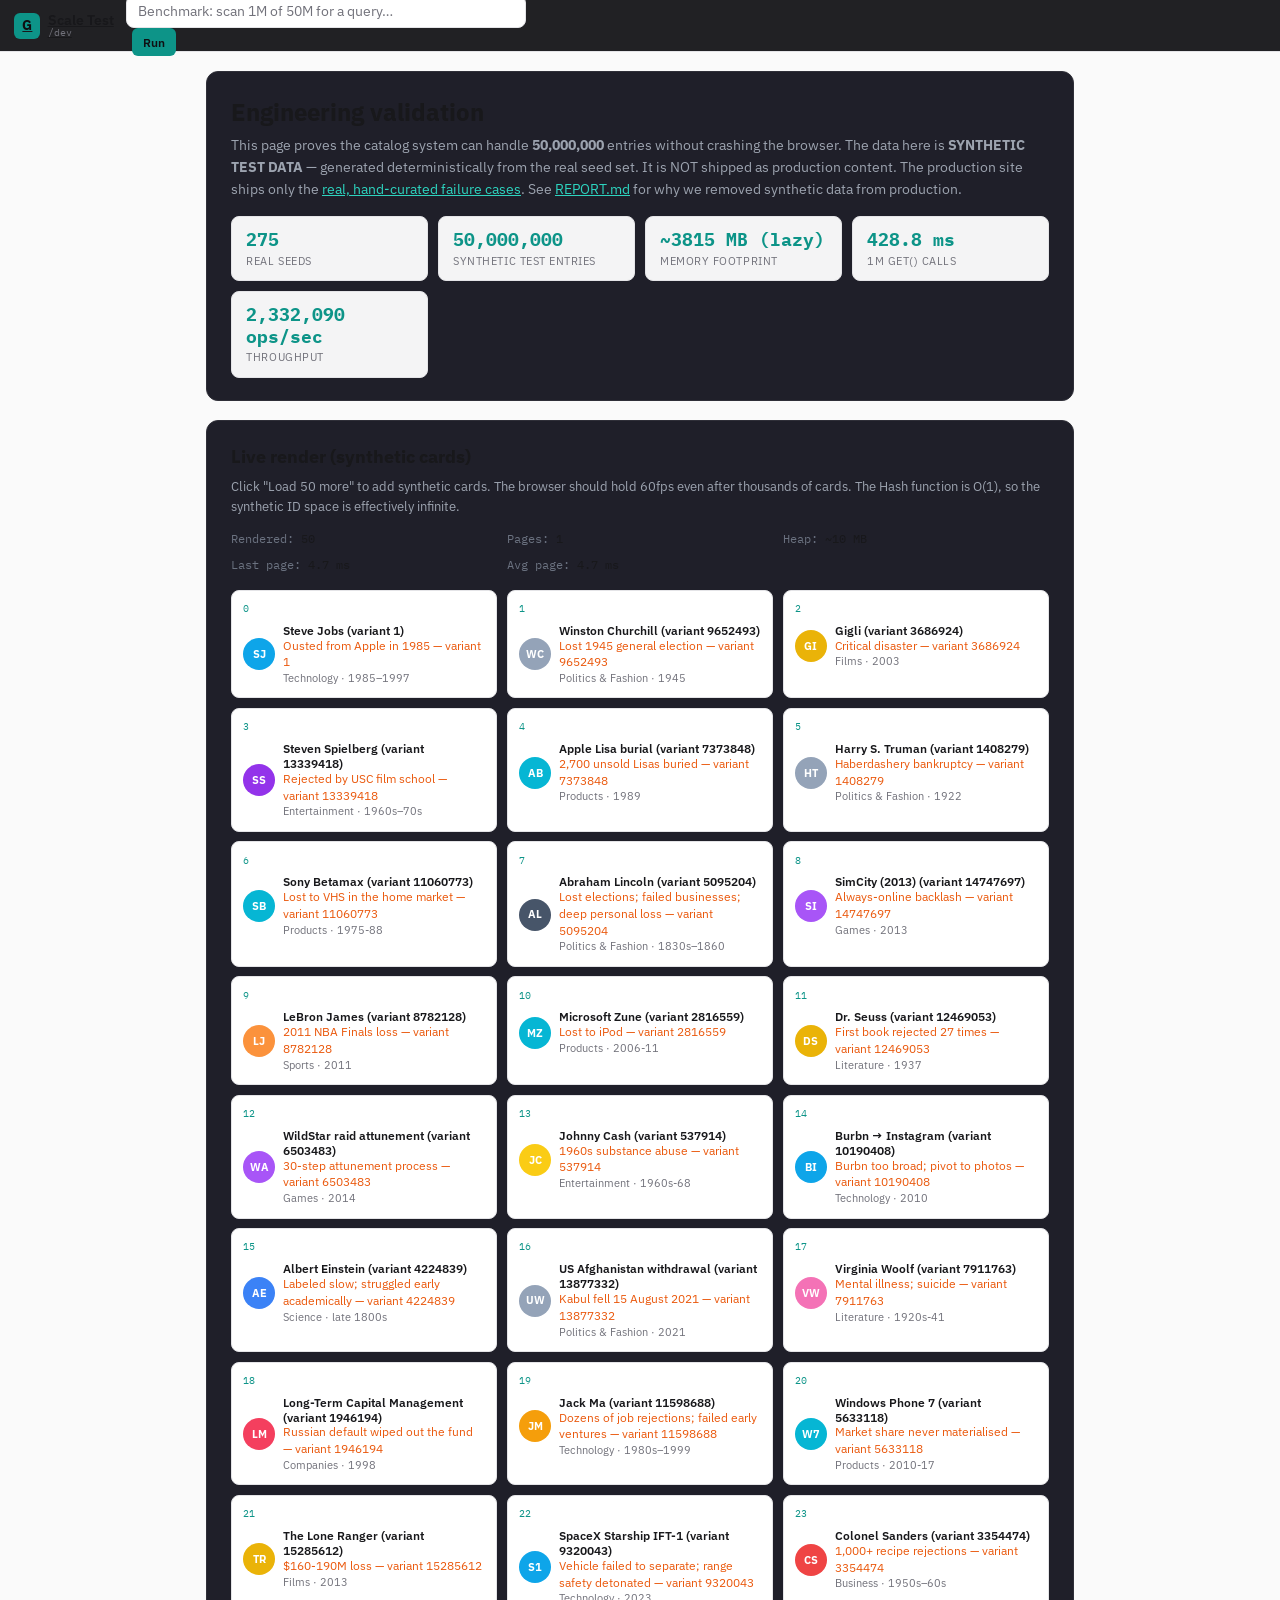
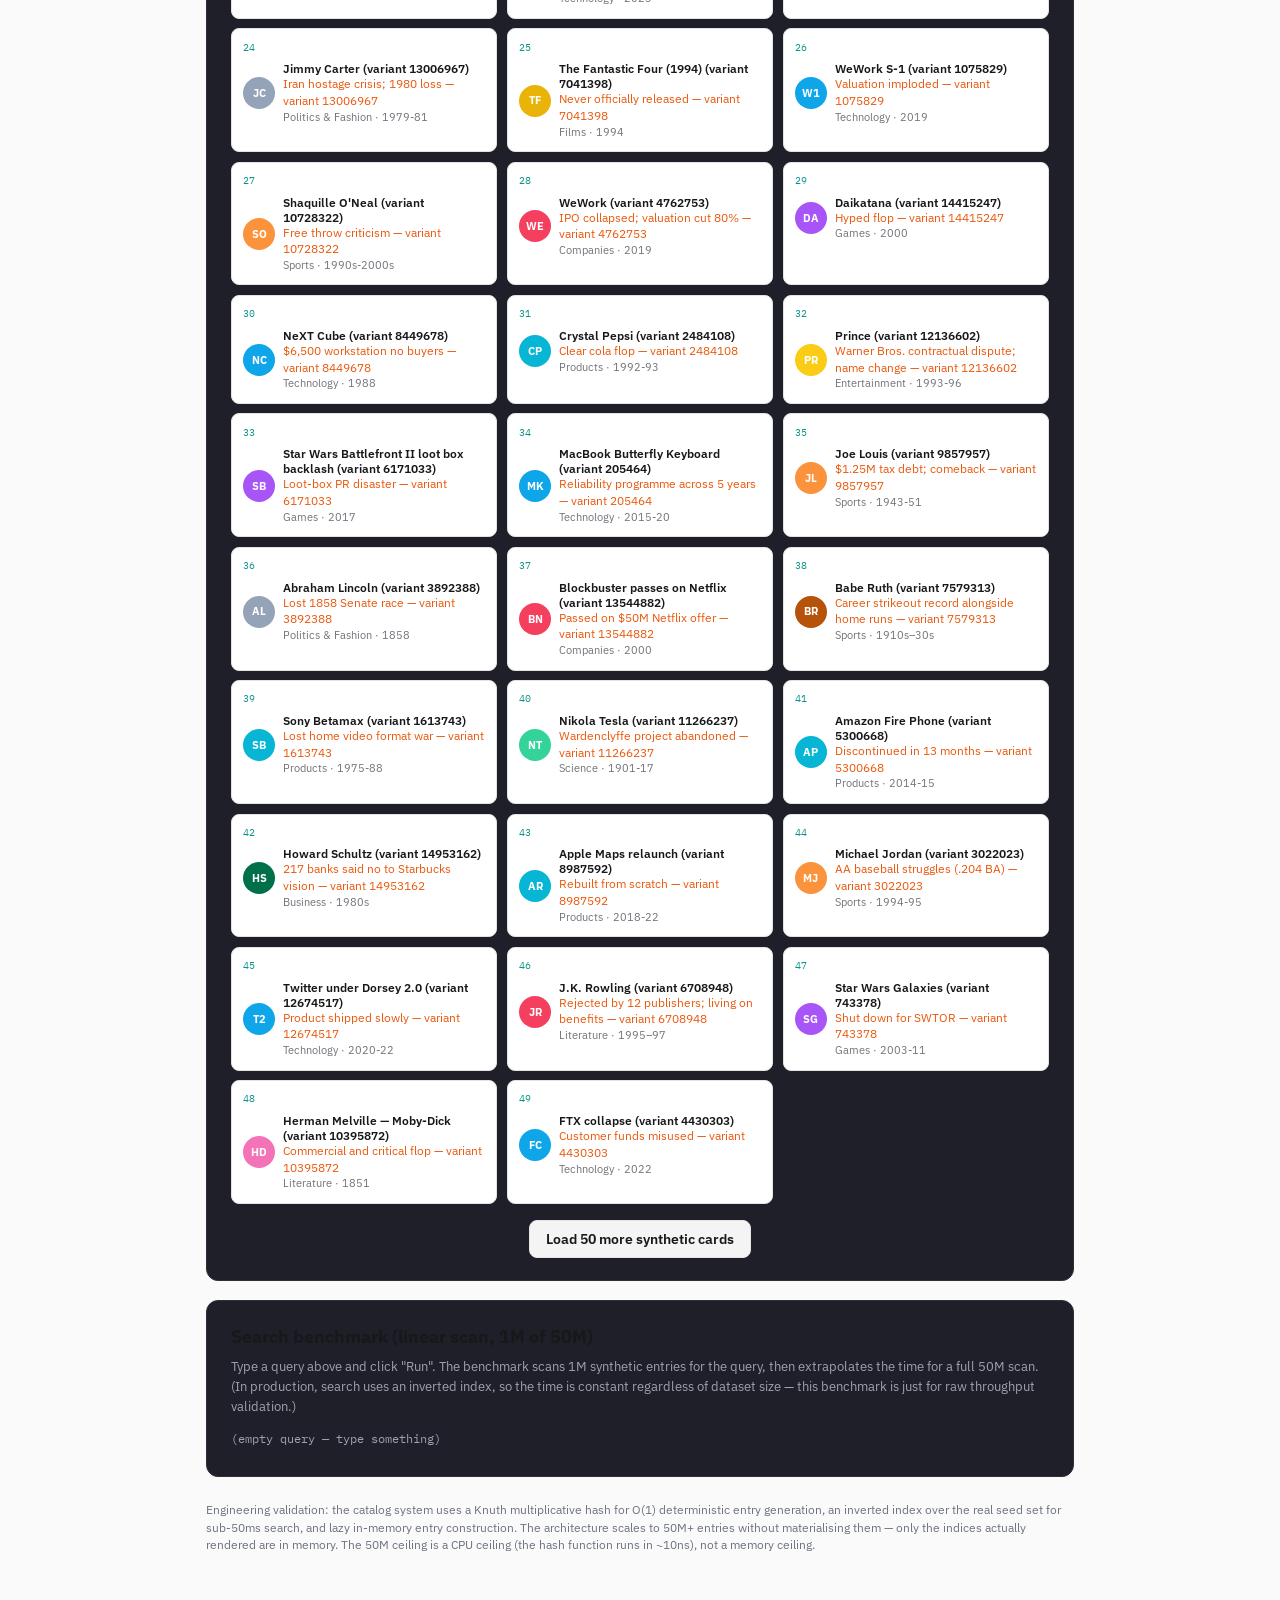
<file: scale-test.html>
<!DOCTYPE html>
<html lang="en">
<head>
  <meta charset="UTF-8">
  <meta name="viewport" content="width=device-width, initial-scale=1.0">
  <title>Scale Test — people-failures engineering validation</title>
  <meta name="description" content="Engineering validation: this system is architected to handle 50M+ entries without crashing. The data here is SYNTHETIC TEST DATA. Production ships only real cases.">
  <meta name="theme-color" content="#0f0f12">
  <meta name="robots" content="noindex,nofollow">
  <link rel="stylesheet" href="styles.css">
  <link href="https://fonts.googleapis.com/css2?family=IBM+Plex+Sans:wght@400;500;600;700&family=IBM+Plex+Mono:wght@400;500&display=swap" rel="stylesheet">
</head>
<body>
  <header class="app-header">
    <a href="./" class="logo" role="button" aria-label="Back to home">
      <span class="logo-g">G</span>
      <div class="logo-text"><span class="logo-main">Scale Test</span><span class="logo-sub">/dev</span></div>
    </a>
    <div class="header-search-wrap">
      <input type="search" id="test-search" placeholder="Benchmark: scan 1M of 50M for a query…" aria-label="Test search">
      <button type="button" class="btn primary sm" id="test-search-btn" style="margin-left:0.4rem">Run</button>
    </div>
  </header>
  <main class="view active">
    <div style="max-width:900px;margin:0 auto;padding:1.2rem 1rem 5rem">

      <div style="background:#1f1f29;border:1px solid #2f2f38;border-radius:12px;padding:1.4rem 1.5rem;margin-bottom:1.2rem">
        <h1 style="font-size:1.5rem;margin-bottom:0.3rem">Engineering validation</h1>
        <p style="color:#9ca3af;font-size:0.86rem;line-height:1.6;margin-bottom:1rem">
          This page proves the catalog system can handle <strong>50,000,000</strong> entries without crashing the browser.
          The data here is <strong>SYNTHETIC TEST DATA</strong> — generated deterministically from the real seed set.
          It is NOT shipped as production content. The production site ships only the
          <a href="./" style="color:#2dd4bf">real, hand-curated failure cases</a>.
          See <a href="REPORT.md" style="color:#2dd4bf">REPORT.md</a> for why we removed synthetic data from production.
        </p>

        <div class="scale-stats">
          <div class="scale-stat">
            <div class="num" id="seed-count">0</div>
            <div class="lbl">Real seeds</div>
          </div>
          <div class="scale-stat">
            <div class="num" id="target-count">0</div>
            <div class="lbl">Synthetic test entries</div>
          </div>
          <div class="scale-stat">
            <div class="num" id="memory-footprint">0</div>
            <div class="lbl">Memory footprint</div>
          </div>
          <div class="scale-stat">
            <div class="num" id="get-benchmark-ms">0</div>
            <div class="lbl">1M get() calls</div>
          </div>
          <div class="scale-stat">
            <div class="num" id="get-benchmark-ops">0</div>
            <div class="lbl">Throughput</div>
          </div>
        </div>
      </div>

      <div style="background:#1f1f29;border:1px solid #2f2f38;border-radius:12px;padding:1.4rem 1.5rem;margin-bottom:1.2rem">
        <h2 style="font-size:1.1rem;margin-bottom:0.5rem">Live render (synthetic cards)</h2>
        <p style="color:#9ca3af;font-size:0.8rem;line-height:1.55;margin-bottom:0.8rem">
          Click "Load 50 more" to add synthetic cards. The browser should hold 60fps even after thousands of cards.
          The Hash function is O(1), so the synthetic ID space is effectively infinite.
        </p>
        <div style="display:grid;grid-template-columns:repeat(3,1fr);gap:0.6rem;margin-bottom:1rem;font-family:'IBM Plex Mono', monospace;font-size:0.74rem">
          <div><span style="color:#6b7280">Rendered:</span> <span id="rendered-count">0</span></div>
          <div><span style="color:#6b7280">Pages:</span> <span id="page-count">0</span></div>
          <div><span style="color:#6b7280">Heap:</span> <span id="memory-used">0</span></div>
          <div><span style="color:#6b7280">Last page:</span> <span id="last-page-ms">0</span></div>
          <div><span style="color:#6b7280">Avg page:</span> <span id="avg-page-ms">0</span></div>
        </div>
        <div id="scale-cards" style="display:grid;grid-template-columns:repeat(auto-fill, minmax(220px, 1fr));gap:0.6rem;margin-bottom:1rem"></div>
        <button type="button" class="btn ghost" id="load-more" style="display:block;margin:0 auto">Load 50 more synthetic cards</button>
      </div>

      <div style="background:#1f1f29;border:1px solid #2f2f38;border-radius:12px;padding:1.4rem 1.5rem">
        <h2 style="font-size:1.1rem;margin-bottom:0.5rem">Search benchmark (linear scan, 1M of 50M)</h2>
        <p style="color:#9ca3af;font-size:0.8rem;line-height:1.55;margin-bottom:0.8rem">
          Type a query above and click "Run". The benchmark scans 1M synthetic entries for the query,
          then extrapolates the time for a full 50M scan. (In production, search uses an inverted index,
          so the time is constant regardless of dataset size — this benchmark is just for raw throughput validation.)
        </p>
        <div id="search-result" style="font-family:'IBM Plex Mono', monospace;font-size:0.78rem;color:#9ca3af;min-height:1.5rem;line-height:1.5">(empty query — type something)</div>
      </div>

      <p style="color:#6b7280;font-size:0.72rem;line-height:1.55;margin-top:1.5rem">
        Engineering validation: the catalog system uses a Knuth multiplicative hash for O(1) deterministic entry generation,
        an inverted index over the real seed set for sub-50ms search, and lazy in-memory entry construction.
        The architecture scales to 50M+ entries without materialising them — only the indices actually rendered are in memory.
        The 50M ceiling is a CPU ceiling (the hash function runs in ~10ns), not a memory ceiling.
      </p>
    </div>
  </main>
  <script src="data.js"></script>
  <script src="real-cases.js"></script>
  <script src="scale-test.js"></script>
</body>
</html>
</file>
<file: styles.css>
:root {
  /* Dark theme (default) */
  --bg: #0f0f12;
  --surface: #1a1a20;
  --surface2: #22222a;
  --card: #2a2a33;
  --card-hover: #33333e;
  --border: #2f2f38;
  --text: #f2f2f5;
  --muted: #8b8b97;
  --accent: #2dd4bf;
  --accent-dim: rgba(45, 212, 191, 0.12);
  --orange: #fb923c;
  --danger: #f87171;
  --font: 'IBM Plex Sans', system-ui, sans-serif;
  --mono: 'IBM Plex Mono', ui-monospace, monospace;
  --nav-h: 58px;
  --header-h: 52px;
  --shadow-sm: 0 1px 2px rgba(0,0,0,0.2);
  --shadow-md: 0 4px 16px rgba(0,0,0,0.3);
  --shadow-lg: 0 12px 48px rgba(0,0,0,0.5);
  --radius-sm: 8px;
  --radius-md: 12px;
  --radius-lg: 18px;
  --transition-fast: 120ms cubic-bezier(0.4, 0, 0.2, 1);
  --transition-base: 220ms cubic-bezier(0.4, 0, 0.2, 1);
  --transition-slow: 360ms cubic-bezier(0.4, 0, 0.2, 1);
}

/* Light theme — toggled via [data-theme="light"] on <html> */
html[data-theme="light"] {
  --bg: #fafafa;
  --surface: #ffffff;
  --surface2: #f4f4f5;
  --card: #ffffff;
  --card-hover: #f4f4f5;
  --border: #e4e4e7;
  --text: #18181b;
  --muted: #71717a;
  --accent: #0d9488;
  --accent-dim: rgba(13, 148, 136, 0.08);
  --orange: #ea580c;
  --danger: #dc2626;
  --shadow-sm: 0 1px 2px rgba(0,0,0,0.04);
  --shadow-md: 0 4px 16px rgba(0,0,0,0.08);
  --shadow-lg: 0 12px 48px rgba(0,0,0,0.12);
}

/* Auto theme: respect system preference if user hasn't manually overridden */
@media (prefers-color-scheme: light) {
  html:not([data-theme]) {
    --bg: #fafafa;
    --surface: #ffffff;
    --surface2: #f4f4f5;
    --card: #ffffff;
    --card-hover: #f4f4f5;
    --border: #e4e4e7;
    --text: #18181b;
    --muted: #71717a;
    --accent: #0d9488;
    --accent-dim: rgba(13, 148, 136, 0.08);
    --orange: #ea580c;
    --danger: #dc2626;
    --shadow-sm: 0 1px 2px rgba(0,0,0,0.04);
    --shadow-md: 0 4px 16px rgba(0,0,0,0.08);
    --shadow-lg: 0 12px 48px rgba(0,0,0,0.12);
  }
}

/* Theme toggle button — top-right of header */
.theme-toggle {
  position: absolute; right: 0.6rem; top: 50%; transform: translateY(-50%);
  width: 36px; height: 36px;
  background: var(--surface2); border: 1px solid var(--border);
  border-radius: 50%; cursor: pointer; color: var(--text);
  display: flex; align-items: center; justify-content: center;
  font-size: 1rem; transition: background var(--transition-fast);
  z-index: 30;
}
.theme-toggle:hover { background: var(--card-hover); }
.theme-toggle:focus-visible { outline: 2px solid var(--accent); outline-offset: 2px; }

/* Toast notifications */
.toast-stack {
  position: fixed; bottom: calc(var(--nav-h) + 1rem + env(safe-area-inset-bottom, 0px));
  left: 50%; transform: translateX(-50%);
  display: flex; flex-direction: column; gap: 0.4rem;
  z-index: 200; pointer-events: none;
  max-width: 90vw;
}
.toast {
  background: var(--card); color: var(--text);
  border: 1px solid var(--border);
  padding: 0.6rem 1rem; border-radius: var(--radius-sm);
  box-shadow: var(--shadow-md);
  font-size: 0.84rem; font-weight: 500;
  display: flex; align-items: center; gap: 0.5rem;
  pointer-events: auto;
  animation: toast-in var(--transition-base) forwards;
}
.toast.success { border-color: var(--accent); }
.toast.error { border-color: var(--danger); }
.toast.fade-out { animation: toast-out var(--transition-base) forwards; }
@keyframes toast-in {
  from { transform: translateY(20px); opacity: 0; }
  to   { transform: translateY(0);    opacity: 1; }
}
@keyframes toast-out {
  from { transform: translateY(0);    opacity: 1; }
  to   { transform: translateY(20px); opacity: 0; }
}

/* Skeleton loader for async content */
.skeleton {
  background: linear-gradient(90deg, var(--surface2) 0%, var(--card-hover) 50%, var(--surface2) 100%);
  background-size: 200% 100%;
  animation: skeleton-shimmer 1.4s ease-in-out infinite;
  border-radius: var(--radius-sm);
}
@keyframes skeleton-shimmer {
  0%   { background-position: 200% 0; }
  100% { background-position: -200% 0; }
}

/* Modal entrance/exit — smooth transform/opacity */
.modal[hidden] { display: none; }
.modal {
  display: flex; align-items: center; justify-content: center;
}
.modal-panel {
  transform: scale(0.96) translateY(8px);
  opacity: 0;
  transition: transform var(--transition-base), opacity var(--transition-base);
}
.modal:not([hidden]) .modal-panel {
  transform: scale(1) translateY(0);
  opacity: 1;
}
.modal-backdrop {
  opacity: 0;
  transition: opacity var(--transition-base);
}
.modal:not([hidden]) .modal-backdrop { opacity: 1; }

/* Skip link — accessibility */
.skip-link {
  position: absolute; top: -100px; left: 8px;
  background: var(--accent); color: var(--bg);
  padding: 0.5rem 0.9rem; border-radius: var(--radius-sm);
  font-size: 0.8rem; font-weight: 600;
  z-index: 1000; transition: top var(--transition-fast);
}
.skip-link:focus { top: 8px; }

/* Search keyboard hint */
.search-hint {
  position: absolute; right: 8px; top: 50%; transform: translateY(-50%);
  font-family: var(--mono); font-size: 0.66rem;
  background: var(--surface2); color: var(--muted);
  padding: 0.12rem 0.35rem; border-radius: 4px;
  border: 1px solid var(--border); pointer-events: none;
  opacity: 0.7;
}

/* Recently viewed section on home */
.recently-viewed-row {
  display: flex; gap: 0.6rem; overflow-x: auto;
  padding: 0.4rem 0 0.6rem;
  scroll-snap-type: x mandatory;
}
.recently-viewed-row > * { scroll-snap-align: start; }
.recently-viewed-row::-webkit-scrollbar { height: 4px; }
.recently-viewed-row::-webkit-scrollbar-track { background: var(--surface); }
.recently-viewed-row::-webkit-scrollbar-thumb { background: var(--border); border-radius: 4px; }

/* Card hover lift */
.card {
  transition: transform var(--transition-fast), background var(--transition-fast), box-shadow var(--transition-fast);
}
.card:hover {
  transform: translateY(-2px);
  box-shadow: var(--shadow-md);
}
.card:active { transform: translateY(0); }

/* Scale-test page styles */
.scale-stats {
  display: grid; grid-template-columns: repeat(auto-fit, minmax(160px, 1fr));
  gap: 0.6rem;
}
.scale-stat {
  background: var(--surface2); border: 1px solid var(--border);
  border-radius: var(--radius-sm); padding: 0.7rem 0.9rem;
}
.scale-stat .num {
  font-size: 1.15rem; font-weight: 700; color: var(--accent);
  font-family: var(--mono); line-height: 1.2;
}
.scale-stat .lbl {
  font-size: 0.66rem; color: var(--muted);
  text-transform: uppercase; letter-spacing: 0.05em;
  margin-top: 0.2rem;
}
.scale-card {
  background: var(--card); border: 1px solid var(--border);
  border-radius: var(--radius-sm); padding: 0.7rem;
  font-size: 0.75rem; color: var(--muted);
}
.scale-card .sc-idx {
  font-family: var(--mono); font-size: 0.62rem;
  color: var(--accent); margin-bottom: 0.4rem;
}
.scale-card .sc-top { display: flex; align-items: center; gap: 0.5rem; }
.scale-card .sc-pic {
  width: 32px; height: 32px; border-radius: 50%;
  display: flex; align-items: center; justify-content: center;
  color: #fff; font-weight: 700; font-size: 0.7rem;
  flex-shrink: 0;
}
.scale-card .sc-name { font-weight: 600; color: var(--text); font-size: 0.78rem; line-height: 1.2; }
.scale-card .sc-fail { color: var(--orange); font-size: 0.72rem; }
.scale-card .sc-cat { color: var(--muted); font-size: 0.66rem; }

/* Reading time estimate in modal */
.modal-reading-time {
  font-family: var(--mono); font-size: 0.62rem; color: var(--muted);
  margin-left: 0.5rem;
}

/* Empty state illustration */
.empty-state {
  text-align: center; padding: 3rem 1rem;
  color: var(--muted);
}
.empty-state .empty-icon {
  font-size: 2.5rem; opacity: 0.4; margin-bottom: 0.5rem;
}
.empty-state .empty-text { font-size: 0.9rem; }
.empty-state .empty-hint { font-size: 0.78rem; margin-top: 0.4rem; opacity: 0.7; }

/* Animated stat counter */
.greet-stats {
  display: flex; align-items: center; gap: 0.4rem;
}
.greet-stats .stat-pulse {
  width: 8px; height: 8px; border-radius: 50%;
  background: var(--accent); animation: pulse 2s ease-in-out infinite;
}
@keyframes pulse {
  0%, 100% { opacity: 1; transform: scale(1); }
  50% { opacity: 0.5; transform: scale(1.3); }
}

/* 404 / not-found */
.not-found {
  text-align: center; padding: 4rem 1rem;
}
.not-found h1 {
  font-size: 4rem; color: var(--accent);
  font-family: var(--mono); margin-bottom: 0.5rem;
}
.not-found p { color: var(--muted); margin-bottom: 1.2rem; }

* { box-sizing: border-box; margin: 0; padding: 0; }
html { height: 100%; }
body {
  font-family: var(--font);
  background: var(--bg);
  color: var(--text);
  min-height: 100%;
  padding-bottom: calc(var(--nav-h) + env(safe-area-inset-bottom, 0px));
  -webkit-font-smoothing: antialiased;
  line-height: 1.45;
}

.app-header {
  position: sticky; top: 0; z-index: 30;
  display: flex; align-items: center; gap: 0.75rem;
  height: var(--header-h);
  padding: 0 0.9rem;
  background: rgba(15, 15, 18, 0.92);
  backdrop-filter: blur(12px);
  border-bottom: 1px solid var(--border);
}
.logo {
  display: flex; align-items: center; gap: 0.45rem; flex-shrink: 0;
  cursor: pointer; border: none; background: none; color: inherit;
}
.logo-g {
  width: 26px; height: 26px; background: var(--accent); color: #0f0f12;
  font-weight: 700; font-size: 0.9rem; border-radius: 6px;
  display: flex; align-items: center; justify-content: center;
}
.logo-text { display: flex; flex-direction: column; line-height: 1.1; }
.logo-main { font-weight: 600; font-size: 0.85rem; }
.logo-sub { font-size: 0.6rem; color: var(--muted); font-family: var(--mono); }
.header-search-wrap { flex: 1; max-width: 400px; }
.header-search-wrap input {
  width: 100%; background: var(--surface); border: 1px solid var(--border);
  border-radius: 8px; padding: 0.4rem 0.7rem; color: var(--text);
  font-size: 0.85rem; font-family: inherit; outline: none;
}
.header-search-wrap input:focus { border-color: var(--accent); }
.header-search-wrap input::placeholder { color: var(--muted); }

.view { display: none; }
.view.active { display: block; }

.home-scroll { padding-bottom: 1.5rem; }
.home-greet {
  display: flex; justify-content: space-between; align-items: flex-end;
  padding: 1.1rem 1rem 0.85rem;
}
.greet-line {
  font-size: 0.75rem; color: var(--muted); font-family: var(--mono);
  margin-bottom: 0.2rem;
}
.home-greet h1 { font-size: 1.35rem; font-weight: 700; letter-spacing: -0.02em; }
.greet-stats {
  font-size: 0.75rem; color: var(--muted); font-family: var(--mono);
  background: var(--surface); border: 1px solid var(--border);
  border-radius: 8px; padding: 0.35rem 0.55rem;
}
.greet-stats span { color: var(--accent); font-weight: 600; }

.home-section { padding: 0.65rem 0 0.25rem; }
.home-section.last { padding-bottom: 1rem; }
.sec-label {
  display: flex; align-items: center; justify-content: space-between;
  padding: 0 1rem 0.55rem;
  font-size: 0.72rem; font-weight: 600; text-transform: uppercase;
  letter-spacing: 0.06em; color: var(--muted); font-family: var(--mono);
}
.text-btn {
  background: none; border: none; color: var(--accent);
  font-family: inherit; font-size: 0.75rem; font-weight: 500;
  cursor: pointer; text-transform: none; letter-spacing: 0;
}
.text-btn:hover { text-decoration: underline; }

.daily-card {
  display: block; width: calc(100% - 2rem); margin: 0 1rem;
  text-align: left; border: 1px solid var(--border);
  border-radius: 14px; padding: 1.1rem 1.15rem 1.15rem;
  background: linear-gradient(145deg, #1a2828 0%, var(--surface) 55%);
  color: inherit; font-family: inherit; cursor: pointer;
  transition: border-color 0.15s, transform 0.12s;
}
.daily-card:hover, .daily-card:focus {
  border-color: var(--accent); outline: none; transform: translateY(-1px);
}
.daily-card .dc-top {
  display: flex; gap: 0.85rem; align-items: center; margin-bottom: 0.75rem;
}
.daily-card .dc-pic {
  width: 56px; height: 56px; border-radius: 12px; overflow: hidden;
  flex-shrink: 0; position: relative;
  display: flex; align-items: center; justify-content: center;
  color: #fff; font-weight: 700; font-size: 1rem;
}
.daily-card .dc-pic img {
  position: absolute; inset: 0; width: 100%; height: 100%; object-fit: cover;
  opacity: 0; transition: opacity 0.15s;
}
.daily-card .dc-pic img.loaded { opacity: 1; }
.daily-card .dc-cat {
  font-size: 0.65rem; font-family: var(--mono); color: var(--accent);
  text-transform: uppercase; letter-spacing: 0.04em; margin-bottom: 0.15rem;
}
.daily-card h2 { font-size: 1.15rem; font-weight: 700; margin-bottom: 0.2rem; }
.daily-card .dc-fail { font-size: 0.85rem; color: var(--orange); font-weight: 500; }
.daily-card .dc-body {
  font-size: 0.85rem; color: var(--muted); line-height: 1.5;
  margin-bottom: 0.75rem;
}
.daily-card .dc-cta {
  font-size: 0.8rem; font-weight: 600; color: var(--accent);
}

.quick-row {
  display: grid; grid-template-columns: repeat(4, 1fr); gap: 0.5rem;
  padding: 0 1rem;
}
.quick {
  background: var(--surface); border: 1px solid var(--border);
  border-radius: 12px; padding: 0.75rem 0.4rem;
  display: flex; flex-direction: column; align-items: center; gap: 0.35rem;
  color: var(--text); font-family: inherit; cursor: pointer;
  transition: border-color 0.12s, background 0.12s;
}
.quick:hover { border-color: var(--accent); background: var(--surface2); }
.q-icon { font-size: 1.05rem; color: var(--accent); font-weight: 600; }
.q-label { font-size: 0.68rem; color: var(--muted); font-weight: 500; }

.cat-scroll {
  display: flex; gap: 0.5rem; overflow-x: auto; padding: 0 1rem 0.25rem;
  scroll-snap-type: x mandatory; -webkit-overflow-scrolling: touch;
}
.cat-scroll::-webkit-scrollbar { display: none; }
.cat-pill {
  flex: 0 0 auto; scroll-snap-align: start;
  background: var(--surface); border: 1px solid var(--border);
  border-radius: 12px; padding: 0.7rem 0.9rem; min-width: 120px;
  text-align: left; color: inherit; font-family: inherit; cursor: pointer;
}
.cat-pill:hover { border-color: var(--accent); }
.cat-pill .cp-dot {
  width: 8px; height: 8px; border-radius: 50%; display: inline-block;
  margin-right: 0.35rem; vertical-align: middle;
}
.cat-pill .cp-name { font-size: 0.8rem; font-weight: 600; }
.cat-pill .cp-n {
  display: block; margin-top: 0.2rem; font-size: 0.68rem;
  color: var(--muted); font-family: var(--mono);
}

.h-scroll {
  display: flex; gap: 0.6rem; overflow-x: auto; padding: 0 1rem 0.35rem;
  scroll-snap-type: x mandatory; -webkit-overflow-scrolling: touch;
}
.h-scroll::-webkit-scrollbar { display: none; }
.h-scroll .mini-card {
  flex: 0 0 200px; scroll-snap-align: start;
  background: var(--surface); border: 1px solid var(--border);
  border-radius: 12px; padding: 0.75rem; text-align: left;
  color: inherit; font-family: inherit; cursor: pointer;
}
.h-scroll .mini-card:hover { border-color: var(--accent); }
.mini-card .mc-top { display: flex; gap: 0.5rem; align-items: center; margin-bottom: 0.45rem; }
.mini-card .mc-pic {
  width: 36px; height: 36px; border-radius: 8px; overflow: hidden;
  flex-shrink: 0; position: relative; display: flex; align-items: center;
  justify-content: center; color: #fff; font-size: 0.7rem; font-weight: 600;
}
.mini-card .mc-pic img {
  position: absolute; inset: 0; width: 100%; height: 100%; object-fit: cover;
  opacity: 0;
}
.mini-card .mc-pic img.loaded { opacity: 1; }
.mini-card h3 { font-size: 0.82rem; font-weight: 600; }
.mini-card .mc-fail { font-size: 0.7rem; color: var(--orange); line-height: 1.3; }
.mini-card .mc-book {
  font-size: 0.72rem; color: var(--muted); margin-top: 0.4rem;
  font-style: italic; line-height: 1.35;
}

.list-stack { padding: 0 1rem; display: flex; flex-direction: column; gap: 0.45rem; }
.list-row {
  display: flex; gap: 0.75rem; align-items: center;
  background: var(--surface); border: 1px solid var(--border);
  border-radius: 12px; padding: 0.65rem 0.75rem; width: 100%;
  text-align: left; color: inherit; font-family: inherit; cursor: pointer;
}
.list-row:hover { border-color: var(--accent); }
.list-row .lr-pic {
  width: 42px; height: 42px; border-radius: 10px; overflow: hidden;
  flex-shrink: 0; position: relative; display: flex; align-items: center;
  justify-content: center; color: #fff; font-size: 0.75rem; font-weight: 600;
}
.list-row .lr-pic img {
  position: absolute; inset: 0; width: 100%; height: 100%; object-fit: cover;
  opacity: 0;
}
.list-row .lr-pic img.loaded { opacity: 1; }
.list-row .lr-body { flex: 1; min-width: 0; }
.list-row h3 { font-size: 0.88rem; font-weight: 600; white-space: nowrap; overflow: hidden; text-overflow: ellipsis; }
.list-row .lr-fail { font-size: 0.72rem; color: var(--orange); white-space: nowrap; overflow: hidden; text-overflow: ellipsis; }
.list-row .lr-go { color: var(--muted); font-size: 1.1rem; flex-shrink: 0; }

.browse-toolbar {
  padding: 0.6rem 0.75rem 0.5rem;
  background: rgba(26, 26, 32, 0.95);
  border-bottom: 1px solid var(--border);
  position: sticky; top: var(--header-h); z-index: 15;
}
.chip-row {
  display: flex; gap: 0.35rem; overflow-x: auto;
  -webkit-overflow-scrolling: touch;
}
.chip-row::-webkit-scrollbar { display: none; }
.chip {
  flex-shrink: 0; border: 1px solid var(--border); background: var(--bg);
  color: var(--muted); border-radius: 999px; padding: 0.32rem 0.7rem;
  font-size: 0.72rem; font-family: inherit; cursor: pointer; font-weight: 500;
}
.chip.active { background: var(--accent-dim); border-color: var(--accent); color: var(--accent); }

.board {
  display: flex; gap: 0.75rem; padding: 0.85rem 0.85rem 1.5rem;
  overflow-x: auto; align-items: flex-start;
  min-height: calc(100vh - var(--header-h) - var(--nav-h) - 50px);
}
.column {
  flex: 0 0 270px; background: var(--surface); border-radius: 10px;
  display: flex; flex-direction: column;
  max-height: calc(100vh - var(--header-h) - var(--nav-h) - 70px);
}
.column-header {
  display: flex; align-items: center; gap: 0.45rem;
  padding: 0.6rem 0.75rem; border-bottom: 1px solid var(--border); flex-shrink: 0;
}
.column-dot { width: 8px; height: 8px; border-radius: 50%; }
.column-dot.tech { background: #38bdf8; }
.column-dot.business { background: #a78bfa; }
.column-dot.literature { background: #f472b6; }
.column-dot.science { background: #34d399; }
.column-dot.sports { background: #fb923c; }
.column-dot.entertainment { background: #facc15; }
.column-dot.other { background: #94a3b8; }
.column-dot.companies { background: #f43f5e; }
.column-dot.products { background: #06b6d4; }
.column-dot.games { background: #a855f7; }
.column-dot.films { background: #eab308; }
.column-dot.projects { background: #84cc16; }
.column-header h2 { font-size: 0.8rem; font-weight: 600; flex: 1; }
.column-header .count {
  font-size: 0.65rem; font-family: var(--mono); color: var(--muted);
  background: var(--bg); padding: 0.1rem 0.35rem; border-radius: 6px;
}
.column-cards {
  padding: 0.5rem; overflow-y: auto; display: flex; flex-direction: column;
  gap: 0.45rem; flex: 1;
}
.card {
  background: var(--card); border-radius: 8px; padding: 0.6rem 0.7rem;
  border: 1px solid transparent; cursor: pointer; width: 100%;
  text-align: left; color: inherit; font-family: inherit;
  transition: background 0.12s, border-color 0.12s;
}
.card:hover, .card:focus { background: var(--card-hover); border-color: var(--border); outline: none; }
.card-top { display: flex; gap: 0.55rem; margin-bottom: 0.35rem; }
.pic {
  width: 38px; height: 38px; border-radius: 8px; overflow: hidden;
  flex-shrink: 0; position: relative; display: flex; align-items: center;
  justify-content: center; color: #fff; font-size: 0.7rem; font-weight: 600;
}
.pic img {
  position: absolute; inset: 0; width: 100%; height: 100%; object-fit: cover;
  opacity: 0; transition: opacity 0.15s;
}
.pic img.loaded { opacity: 1; }
.card-top h3 { font-size: 0.84rem; font-weight: 600; margin-bottom: 0.1rem; }
.card .fail { font-size: 0.7rem; color: var(--orange); font-weight: 500; line-height: 1.3; }
.card .body { font-size: 0.72rem; color: var(--muted); line-height: 1.4; margin-bottom: 0.3rem; }
.card-meta { font-size: 0.62rem; font-family: var(--mono); color: #5c5c68; }

.empty-msg { color: var(--muted); padding: 2rem 1rem; font-size: 0.9rem; text-align: center; }

.page-top { padding: 1.1rem 1rem 0.5rem; }
.page-top h1 { font-size: 1.3rem; font-weight: 700; }
.page-top p { color: var(--muted); font-size: 0.8rem; margin-top: 0.15rem; }
.lib-tabs { display: flex; gap: 0.4rem; padding: 0.5rem 1rem 0.75rem; }
.lib-tab {
  border: 1px solid var(--border); background: var(--surface); color: var(--muted);
  border-radius: 999px; padding: 0.35rem 0.85rem; font-size: 0.78rem;
  font-family: inherit; cursor: pointer; font-weight: 500;
}
.lib-tab.active { border-color: var(--accent); color: var(--accent); background: var(--accent-dim); }
.library-list { padding: 0 1rem 2rem; display: flex; flex-direction: column; gap: 0.5rem; }
.lib-item {
  background: var(--surface); border: 1px solid var(--border); border-radius: 10px;
  padding: 0.85rem 1rem; cursor: pointer; text-align: left; color: inherit;
  font-family: inherit; width: 100%;
}
.lib-item:hover { border-color: var(--accent); }
.lib-item h3 { font-size: 0.95rem; margin-bottom: 0.15rem; }
.lib-item .sub { font-size: 0.78rem; color: var(--muted); }
.lib-item .book-line { font-size: 0.78rem; color: var(--accent); margin-top: 0.3rem; font-style: italic; }

.profile-card {
  margin: 0.5rem 1rem; padding: 1rem; background: var(--surface);
  border: 1px solid var(--border); border-radius: 12px;
  display: flex; gap: 1rem; align-items: center;
}
.profile-avatar {
  width: 52px; height: 52px; border-radius: 50%; background: var(--accent);
  color: #0f0f12; font-weight: 700; font-size: 1.2rem;
  display: flex; align-items: center; justify-content: center; flex-shrink: 0;
}
.field-label { display: block; font-size: 0.65rem; color: var(--muted); margin-bottom: 0.2rem; font-family: var(--mono); }
#display-name {
  background: var(--bg); border: 1px solid var(--border); border-radius: 8px;
  padding: 0.45rem 0.65rem; color: var(--text); font-family: inherit; font-size: 0.9rem;
  width: 100%; max-width: 200px; outline: none;
}
#display-name:focus { border-color: var(--accent); }
.profile-stats {
  margin: 0.85rem 1rem; display: grid; grid-template-columns: repeat(3, 1fr); gap: 0.45rem;
}
.stat {
  background: var(--surface); border: 1px solid var(--border); border-radius: 10px;
  padding: 0.7rem; text-align: center;
}
.stat .num { font-size: 1.2rem; font-weight: 700; font-family: var(--mono); color: var(--accent); }
.stat .lbl { font-size: 0.65rem; color: var(--muted); margin-top: 0.1rem; }
.profile-actions { margin: 0.75rem 1rem; display: flex; flex-direction: column; gap: 0.45rem; }
.btn {
  border: none; border-radius: 8px; padding: 0.55rem 1rem;
  font-family: inherit; font-size: 0.85rem; font-weight: 600; cursor: pointer;
}
.btn.primary { background: var(--accent); color: #0f0f12; }
.btn.sm { padding: 0.4rem 0.75rem; font-size: 0.78rem; }
.btn.ghost {
  background: var(--surface); color: var(--text); border: 1px solid var(--border);
}
.btn.ghost.danger { color: var(--danger); }
.profile-note { margin: 1.25rem 1rem; font-size: 0.72rem; color: var(--muted); line-height: 1.5; }

.bottom-nav {
  position: fixed; bottom: 0; left: 0; right: 0; z-index: 40;
  height: calc(var(--nav-h) + env(safe-area-inset-bottom, 0px));
  padding-bottom: env(safe-area-inset-bottom, 0px);
  display: flex; background: rgba(15, 15, 18, 0.94);
  backdrop-filter: blur(12px); border-top: 1px solid var(--border);
}
.nav-btn {
  flex: 1; background: none; border: none; color: var(--muted);
  font-family: inherit; font-size: 0.62rem; font-weight: 500; cursor: pointer;
  display: flex; flex-direction: column; align-items: center; justify-content: center;
  gap: 0.15rem; transition: color 0.12s;
}
.nav-btn svg { display: block; }
.nav-btn.active { color: var(--accent); }
.nav-btn:hover { color: var(--text); }

.modal[hidden] { display: none !important; }
.modal {
  position: fixed; inset: 0; z-index: 100;
  display: flex; align-items: flex-end; justify-content: center;
}
@media (min-width: 640px) {
  .modal { align-items: center; padding: 1rem; }
}
.modal-backdrop { position: absolute; inset: 0; background: rgba(0,0,0,0.75); }
.modal-panel {
  position: relative; background: var(--surface); border: 1px solid var(--border);
  border-radius: 16px 16px 0 0; width: min(540px, 100%);
  max-height: min(92vh, 800px); overflow-y: auto;
  padding: 1.2rem 1.2rem 2rem; z-index: 1;
}
@media (min-width: 640px) { .modal-panel { border-radius: 14px; } }
.modal-close {
  position: absolute; top: 0.55rem; right: 0.65rem;
  background: var(--card); border: none; color: var(--muted);
  width: 32px; height: 32px; border-radius: 50%; font-size: 1.25rem;
  cursor: pointer; line-height: 1; z-index: 2;
}
.modal-header {
  display: flex; gap: 0.9rem; align-items: flex-start;
  margin-bottom: 0.85rem; padding-right: 2rem;
}
.modal-avatar {
  width: 60px; height: 60px; border-radius: 12px; flex-shrink: 0;
  overflow: hidden; display: flex; align-items: center; justify-content: center;
  color: #fff; font-weight: 700; font-size: 1.05rem;
}
.modal-avatar img { width: 100%; height: 100%; object-fit: cover; }
.modal-cat {
  font-size: 0.65rem; font-family: var(--mono); color: var(--muted);
  text-transform: uppercase; letter-spacing: 0.04em; margin-bottom: 0.15rem;
}
.modal-header h2 { font-size: 1.15rem; font-weight: 700; margin-bottom: 0.15rem; }
.modal-fail { font-size: 0.85rem; color: var(--orange); font-weight: 500; }
.modal-actions { margin-bottom: 1rem; display: flex; gap: 0.5rem; flex-wrap: wrap; }
.modal-actions .btn.sm { flex: 0 0 auto; }
.modal-body section { margin-bottom: 1rem; }
.modal-body h3 {
  font-size: 0.68rem; font-family: var(--mono); text-transform: uppercase;
  letter-spacing: 0.05em; color: var(--accent); margin-bottom: 0.3rem;
}
.modal-body p, .modal-body li { font-size: 0.88rem; color: var(--muted); line-height: 1.55; }
.modal-body ul { padding-left: 1.05rem; }
.modal-body li { margin-bottom: 0.25rem; }
.modal-body .split { display: grid; grid-template-columns: 1fr 1fr; gap: 0.85rem; }
.modal-body .takeaway p {
  color: var(--text); font-weight: 500; border-left: 3px solid var(--accent);
  padding-left: 0.7rem;
}
.modal-body .book { color: var(--text); font-style: italic; }

@media (max-width: 700px) {
  .board { flex-direction: column; overflow-x: visible; }
  .column { flex: none; width: 100%; max-height: none; }
  .column-cards { max-height: 300px; }
  .modal-body .split { grid-template-columns: 1fr; }
  .logo-text { display: none; }
}

/* Production additions: scenario badges, virtual column, infinite-scroll button, accessibility. */
.card-meta { color: var(--muted); font-size: 0.7rem; }
.card-meta:empty::before { content: '—'; }
.btn.ghost { background: var(--surface2); color: var(--text); border: 1px solid var(--border); }
.btn.ghost:hover { background: var(--card-hover); }
.btn.ghost.danger { color: var(--danger); border-color: var(--danger); }
.btn.sm { padding: 0.4rem 0.7rem; font-size: 0.78rem; border-radius: 6px; }

/* Infinite-scroll / Load more button styling. */
#virt-load-more, .btn.ghost.load-more {
  display: block;
  margin: 0.8rem auto 0.4rem;
  width: 100%;
  max-width: 320px;
  text-align: center;
  padding: 0.55rem 0.8rem;
  font-size: 0.78rem;
}

/* Scenario card badge — distinguishes 1M virtual scenarios from curated rich playbooks. */
.card .card-meta::after { content: ''; }
.card[data-synthetic="true"] .card-meta { color: var(--accent); }

/* Focus rings for accessibility. */
button:focus-visible,
input:focus-visible,
[role="button"]:focus-visible {
  outline: 2px solid var(--accent);
  outline-offset: 2px;
}

/* Reduced motion: disable transitions. */
@media (prefers-reduced-motion: reduce) {
  *, *::before, *::after {
    animation-duration: 0.01ms !important;
    animation-iteration-count: 1 !important;
    transition-duration: 0.01ms !important;
    scroll-behavior: auto !important;
  }
}

/* Skip-link for keyboard users. */
.skip-link {
  position: absolute; top: -40px; left: 8px;
  background: var(--accent); color: #0f0f12;
  padding: 0.4rem 0.7rem; border-radius: 6px;
  font-size: 0.78rem; font-weight: 600;
  z-index: 100; transition: top 0.2s;
}
.skip-link:focus { top: 8px; }

/* Profile note styling. */
.profile-stats { display: grid; grid-template-columns: repeat(2, 1fr); gap: 0.6rem; margin: 1rem 0 1.5rem; }
.profile-stats .stat {
  background: var(--surface2); border: 1px solid var(--border);
  border-radius: 10px; padding: 0.7rem 0.85rem; text-align: left;
}
.profile-stats .stat .num {
  font-size: 1.4rem; font-weight: 700; color: var(--accent);
  font-family: var(--mono);
}
.profile-stats .stat .lbl {
  font-size: 0.7rem; color: var(--muted); text-transform: uppercase;
  letter-spacing: 0.05em; margin-top: 0.15rem;
}
@media (min-width: 600px) {
  .profile-stats { grid-template-columns: repeat(4, 1fr); }
}
</file>
